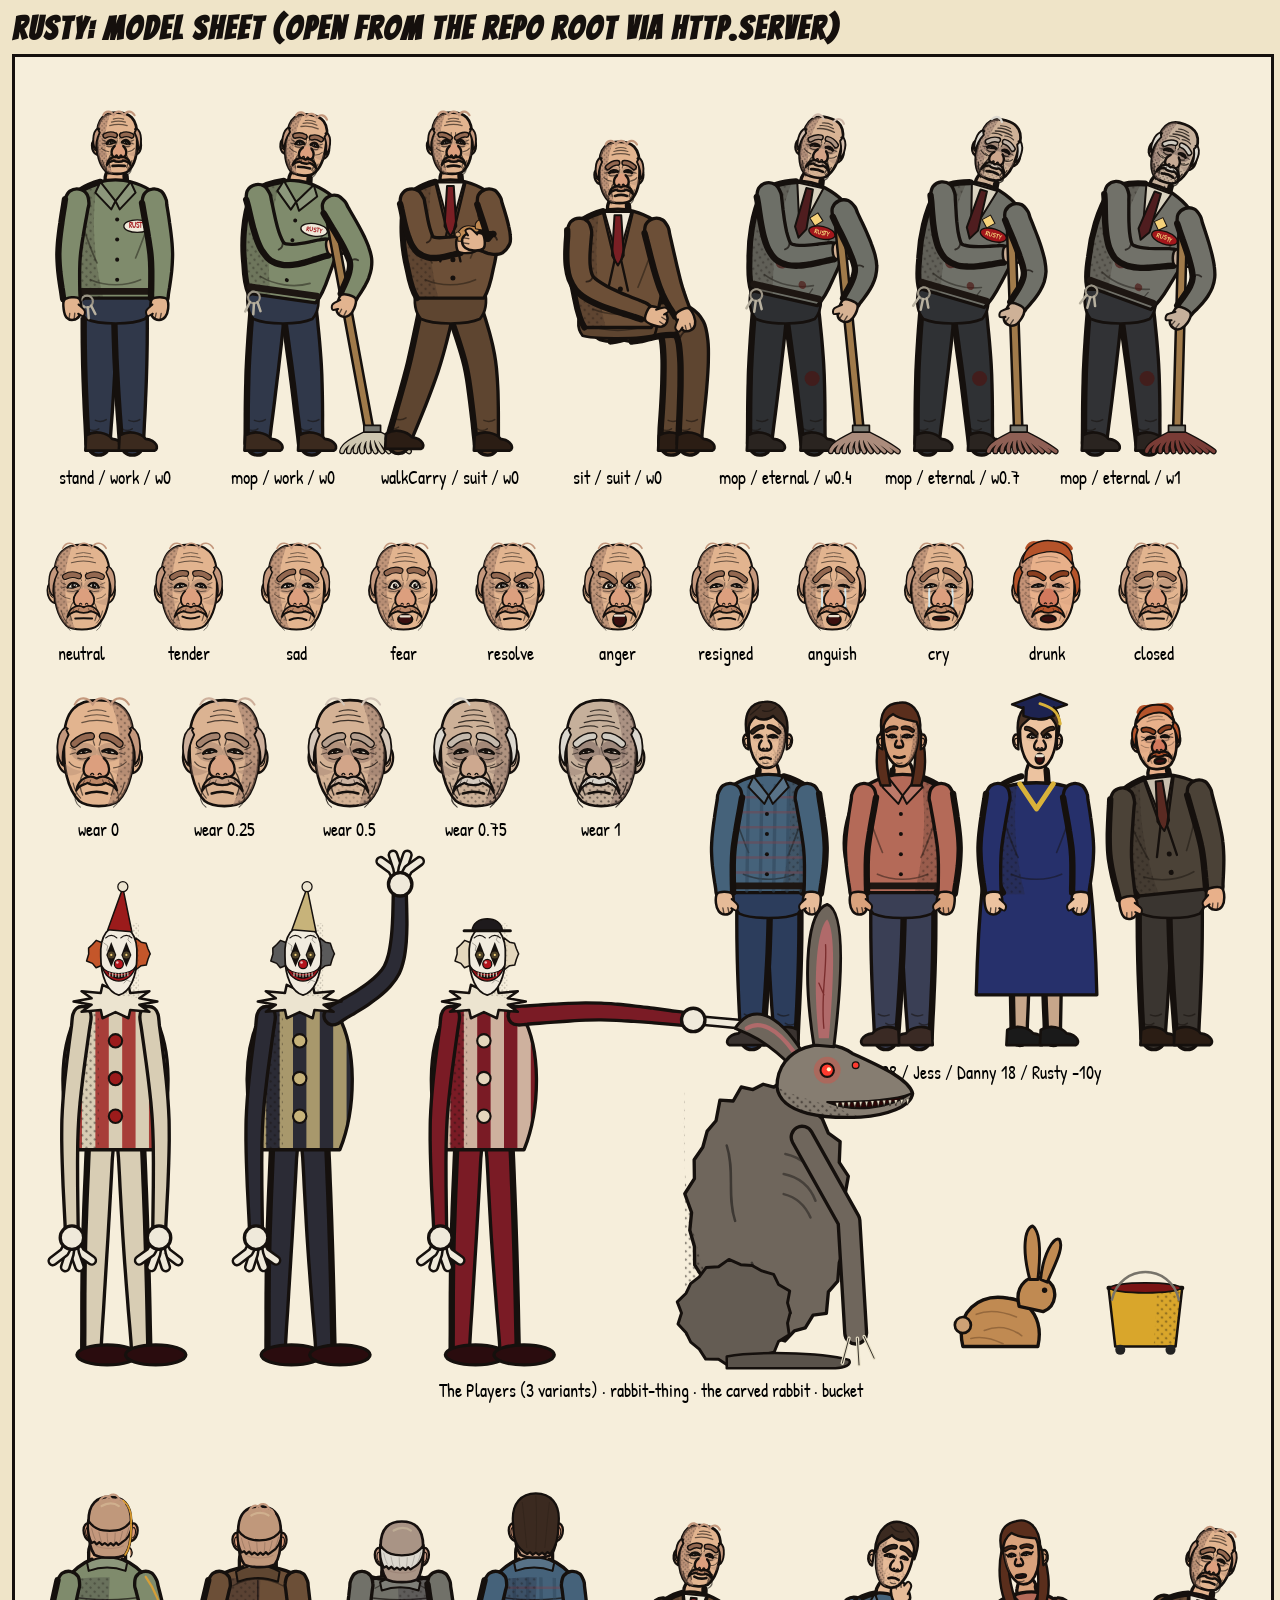
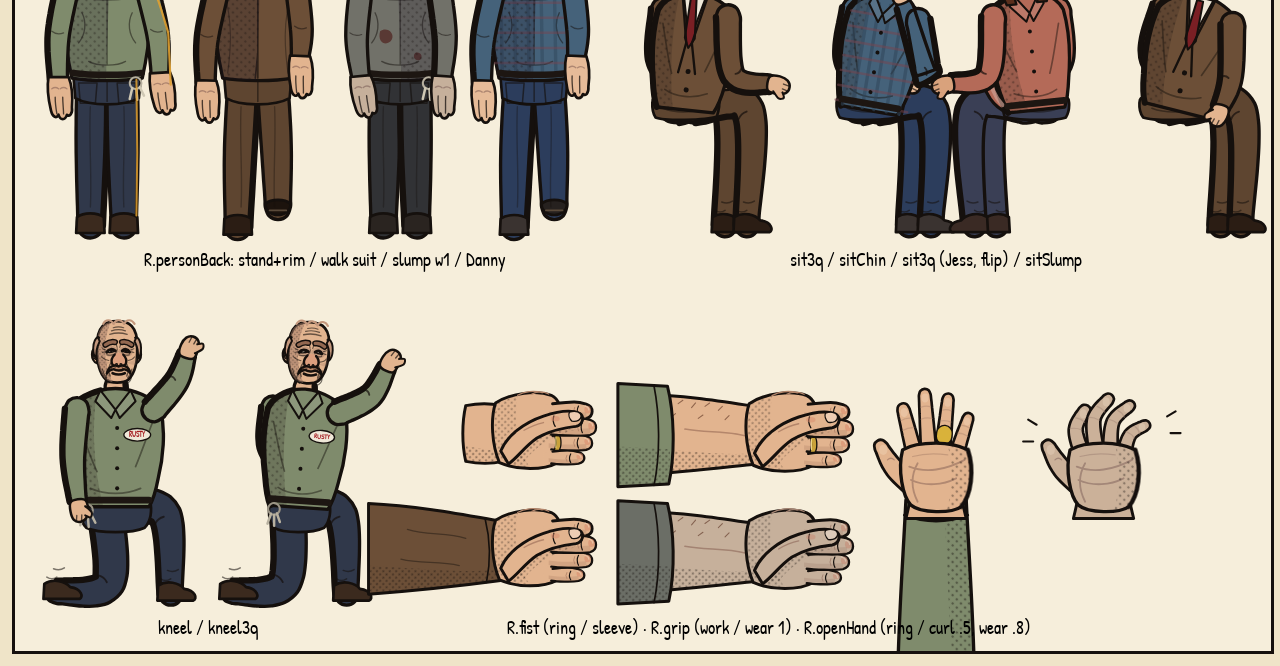
<file: tabs/rusty/tools/modelsheet.html>
<!doctype html>
<html lang="en">
<head>
<meta charset="utf-8">
<meta name="viewport" content="width=device-width, initial-scale=1">
<title>Rusty Model Sheet</title>
<link rel="stylesheet" href="https://fonts.googleapis.com/css2?family=Bangers&family=Patrick+Hand&display=swap">
<style>
  :root { --paper: #efe4c8; --ink: #15100d; }
  @media (prefers-color-scheme: dark) { :root:not([data-theme="light"]) { --paper: #efe4c8; } }
  body { background: var(--paper); color: var(--ink); font-family: "Patrick Hand", sans-serif; margin: 0; padding: 12px; }
  h1 { font-family: Bangers, sans-serif; letter-spacing: 2px; margin: 0 0 8px; }
  svg { width: 100%; height: auto; display: block; background: #f6eedb; border: 3px solid var(--ink); }
</style>
</head>
<body>
<h1>Rusty: model sheet (open from the repo root via http.server)</h1>
<div id="sheet"></div>
<script src="../model.js"></script>
<script>
(function () {
  var R = window.RUSTY, k = R.ctx("ms"), s = "";
  function label(t, x, y) { return '<text x="' + x + '" y="' + y + '" font-family="Patrick Hand" font-size="22" text-anchor="middle">' + t + "</text>"; }
  /* Row 1: Rusty turnaround + wear */
  var row = 470;
  [["stand", "work", 0, "neutral"], ["mop", "work", 0, "neutral"], ["walkCarry", "suit", 0, "resolve"], ["sit", "suit", 0, "resigned"],
   ["mop", "eternal", .4, "resigned"], ["mop", "eternal", .7, "resigned"], ["mop", "eternal", 1, "resigned"]].forEach(function (a, i) {
    var x = 120 + i * 200;
    s += R.person(k, { x: x, y: row, s: 1, pose: a[0], outfit: a[1], wear: a[2], expr: a[3], light: 1,
      carry: a[0] === "walkCarry" ? R.woodRabbit(k, { s: .5 }) : null });
    s += label(a[0] + " / " + a[1] + " / w" + a[2], x, row + 40);
  });
  /* Row 2: Rusty heads, expressions */
  var ex = ["neutral", "tender", "sad", "fear", "resolve", "anger", "resigned", "anguish", "cry", "drunk", "closed"];
  ex.forEach(function (e, i) {
    var x = 80 + i * 128;
    s += R.head(k, { x: x, y: 640, s: .72, expr: e, turn: .2, light: 1, ch: e === "drunk" ? "rustyYoung" : "rusty" });
    s += label(e, x, 720);
  });
  /* Row 3: wear progression heads */
  [0, .25, .5, .75, 1].forEach(function (w, i) {
    var x = 100 + i * 150;
    s += R.head(k, { x: x, y: 840, s: .9, expr: "resigned", wear: w, light: -1, turn: -.2 });
    s += label("wear " + w, x, 930);
  });
  /* Danny, Jess, Danny18 */
  s += R.person(k, { x: 900, y: 1180, ch: "danny", outfit: "danny", pose: "stand", expr: "sad", light: 1, flip: -1 });
  s += R.person(k, { x: 1060, y: 1180, ch: "jess", outfit: "jess", pose: "stand", expr: "tender", light: 1, flip: -1 });
  s += R.person(k, { x: 1220, y: 1180, ch: "danny18", outfit: "gown", pose: "stand", expr: "anger", hat: "mortar" });
  s += R.person(k, { x: 1380, y: 1180, ch: "rustyYoung", outfit: "coat", pose: "stand", expr: "drunk", stoop: -6 });
  s += label("Danny 28 / Jess / Danny 18 / Rusty -10y", 1140, 1220);
  /* Players + rabbit + props */
  s += R.player(k, { x: 120, y: 1560, pose: "stand", variant: 0 });
  s += R.player(k, { x: 340, y: 1560, pose: "wave", variant: 1 });
  s += R.player(k, { x: 560, y: 1560, pose: "point", variant: 2 });
  s += R.monsterRabbit(k, { x: 900, y: 1560 });
  s += R.woodRabbit(k, { x: 1180, y: 1540, s: 1.6 });
  s += R.bucket(k, { x: 1350, y: 1540, water: "#7a1414" });
  s += label("The Players (3 variants) · rabbit-thing · the carved rabbit · bucket", 760, 1600);
  /* Row: back views, three-quarter seated poses, kneels */
  var r5 = 2120;
  s += R.personBack(k, { x: 110, y: r5, pose: "stand", outfit: "work", light: 1, rim: "#e0a030", headTurn: .3 });
  s += R.personBack(k, { x: 290, y: r5, pose: "walk", outfit: "suit", stoop: 10 });
  s += R.personBack(k, { x: 460, y: r5, pose: "slump", outfit: "eternal", wear: 1, light: -1 });
  s += R.personBack(k, { x: 620, y: r5, pose: "walk", ch: "danny", outfit: "danny" });
  s += label("R.personBack: stand+rim / walk suit / slump w1 / Danny", 370, r5 + 40);
  s += R.person(k, { x: 790, y: r5, pose: "sit3q", outfit: "suit", expr: "tender", light: 1 });
  s += R.person(k, { x: 1010, y: r5, pose: "sitChin", ch: "danny", outfit: "danny", expr: "sad", light: 1 });
  s += R.person(k, { x: 1230, y: r5, pose: "sit3q", ch: "jess", outfit: "jess", expr: "smile", light: -1, flip: -1 });
  s += R.person(k, { x: 1380, y: r5, pose: "sitSlump", outfit: "suit", expr: "resigned", light: 1 });
  s += label("sit3q / sitChin / sit3q (Jess, flip) / sitSlump", 1100, r5 + 40);
  /* Row: hands + kneels */
  var r6 = 2560;
  s += R.person(k, { x: 120, y: r6, pose: "kneel", expr: "tender", light: 1 });
  s += R.person(k, { x: 330, y: r6, pose: "kneel3q", expr: "tender", light: 1, look: 1 });
  s += label("kneel / kneel3q", 230, r6 + 40);
  s += R.fist(k, { x: 640, y: r6 - 200, s: .9, ring: true });
  s += R.fist(k, { x: 640, y: r6 - 60, s: .9, sleeve: "#6c4f37" });
  s += R.grip(k, { x: 960, y: r6 - 200, s: .8, ring: true });
  s += R.grip(k, { x: 960, y: r6 - 60, s: .8, wear: 1, sleeve: "#6b6e66" });
  s += R.openHand(k, { x: 1100, y: r6 - 150, s: 1, ring: true, sleeve: "#7f8b6c" });
  s += R.openHand(k, { x: 1300, y: r6 - 150, s: 1, curl: .5, wear: .8, tremble: true });
  s += label("R.fist (ring / sleeve) · R.grip (work / wear 1) · R.openHand (ring / curl .5, wear .8)", 900, r6 + 40);
  document.getElementById("sheet").innerHTML = '<svg viewBox="0 0 1500 2620" xmlns="http://www.w3.org/2000/svg">' + R.defs(k) + s + "</svg>";
})();
</script>
</body>
</html>
</file>
